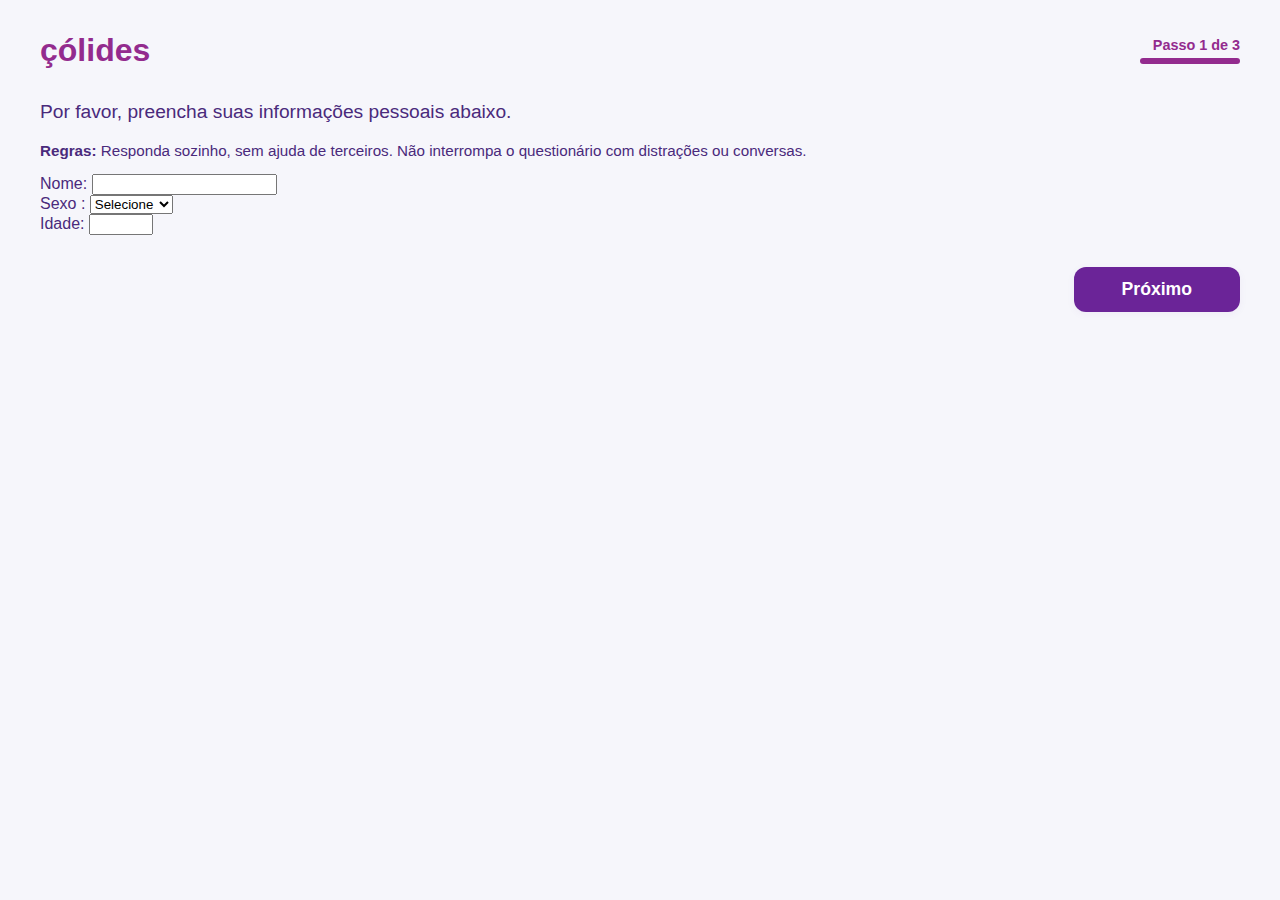
<file: index.html>
<!DOCTYPE html>
<html lang="pt-BR">
<head>
  <meta charset="UTF-8" />
  <meta name="viewport" content="width=device-width, initial-scale=1.0"/>
  <title>Çólides Questionário</title>
  <link rel="stylesheet" href="style.css" />
</head>
<body>
  <div class="container">
    <header>
      <h1 class="logo">çólides</h1>
      <div class="progress">Passo <strong>1 de 3</strong>
        <div class="bar"></div>
      </div>
    </header>

    <p class="instruction">
      Por favor, preencha suas informações pessoais abaixo.
    </p>
    <p class="rules"><strong>Regras:</strong> Responda sozinho, sem ajuda de terceiros. Não interrompa o questionário com distrações ou conversas.</p>

    <form class="personal-info" onsubmit="salvarDadosPessoais(event)">
      <div class="form-group">
        <label for="name">Nome:</label>
        <input type="text" id="name" name="name" required>
      </div>
      
      <div class="form-group">
        <label for="gender">Sexo  :</label>
        <select id="gender" name="gender" required>
          <option value="">Selecione</option>
          <option value="masculino">Masculino</option>
          <option value="feminino">Feminino</option>
          <option value="outro">Outro</option>
        </select>
      </div>
      
      <div class="form-group">
        <label for="age">Idade:</label>
        <input type="number" id="age" name="age" min="1" max="120" required>
      </div>
      <div class="navigation-buttons">  
        <button type="submit" class="next-button">Próximo</button>
      </div>
    </form>
    <script>
      function salvarDadosPessoais(event) {
        event.preventDefault();
        localStorage.setItem('nome', document.getElementById('name').value.trim());
        localStorage.setItem('sexo', document.getElementById('gender').value);
        localStorage.setItem('idade', document.getElementById('age').value);
        window.location.href = 'page2.html';
      }
    </script>
  </div>
</body>
</html>
</file>
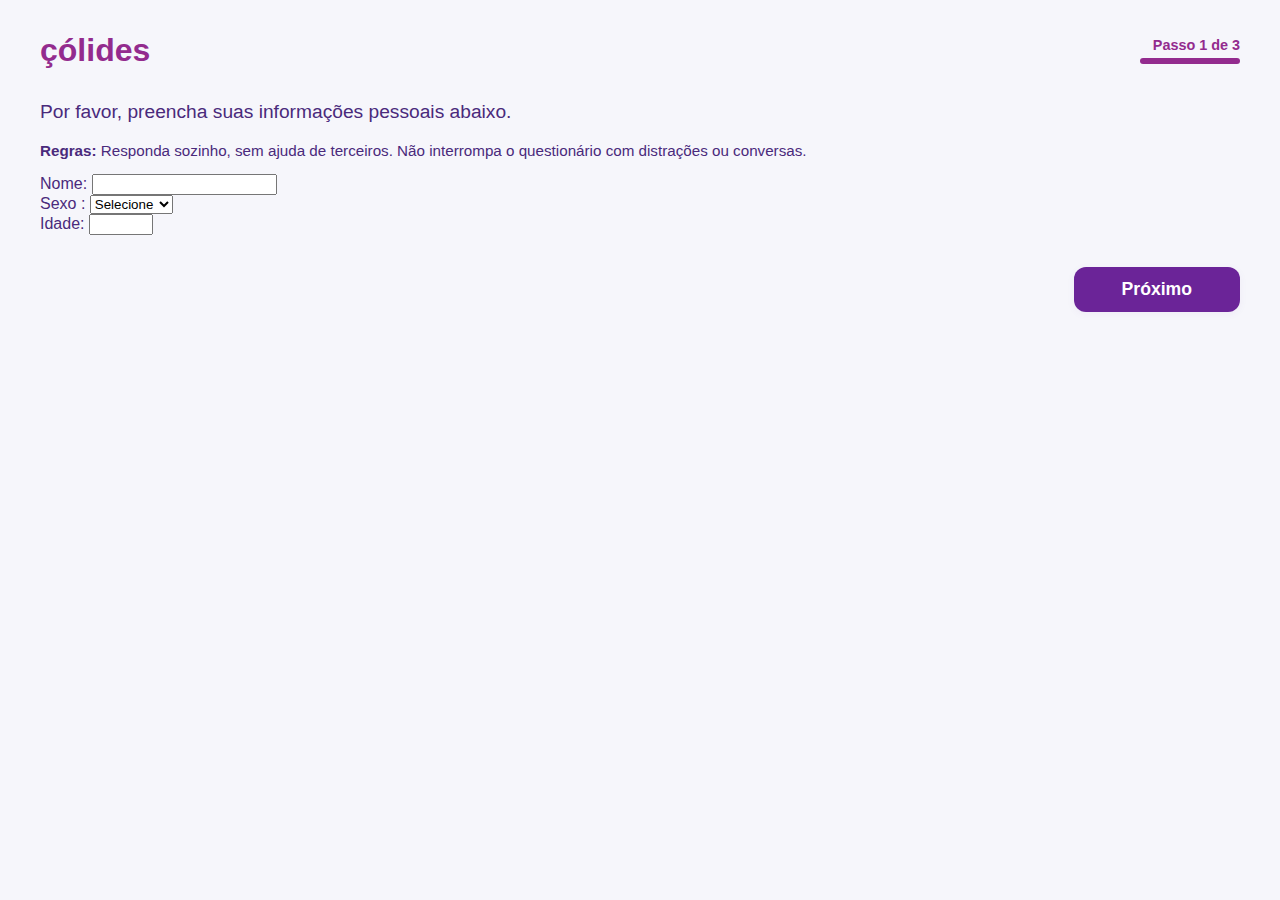
<file: page2.html>
<!DOCTYPE html>
<html lang="pt-BR">
<head>
  <meta charset="UTF-8" />
  <meta name="viewport" content="width=device-width, initial-scale=1.0"/>
  <title>Çólides Questionário</title>
  <link rel="stylesheet" href="style.css" />
</head>
<body>
  <div class="container">
    <header>
      <h1 class="logo">çólides</h1>
      <div class="progress">Passo <strong>2 de 3</strong>
        <div class="bar"></div>
      </div>
    </header>

    <p class="instruction">
      Agora, marque <span class="highlight">o que melhor te representa</span> (atributos que você tenha ou não).
    </p>
    <p class="rules"><strong>Regras:</strong> Responda sozinho, sem ajuda de terceiros. Não interrompa o questionário com distrações ou conversas.</p>

    <div class="grid" id="palavras-grid">
      <button>Alegre</button>
      <button>Animado</button>
      <button>Anti-Social</button>
      <button>Arrogante</button>
      <button>Ativo</button>
      <button>Audacioso (Ousado)</button>
      <button>Auto-Disciplinado</button>
      <button>Auto-Suficiente</button>
      <button>Barulhento</button>
      <button>Bem-Humorado</button>
      <button>Bem-Quisto</button>
      <button>Bom Companheiro</button>
      <button>Calculista</button>
      <button>Calmo</button>
      <button>Compreensivo</button>
      <button>Comunicativo</button>
      <button>Conservador</button>
      <button>Contagiante</button>
      <button>Corajoso</button>
      <button>Crítico</button>
      <button>Cumpridor</button>
      <button>Decidido</button>
      <button>Dedicado</button>
      <button>Depressivo</button>
      <button>Desconfiado</button>
      <button>Desmotivado</button>
      <button>Desorganizado</button>
      <button>Destacado</button>
      <button>Discreto</button>
      <button>Eficiente</button>
      <button>Egocêntrico</button>  
      <button>Egoísta</button>
      <button>Empolgante</button>
      <button>Enérgico</button>
      <button>Entusiasta</button>
      <button>Equilibrado</button>
      <button>Espalhafatoso</button>
      <button>Estimulante</button>
      <button>Exagerado</button>
      <button>Exigente</button>
      <button>Extrovertido</button>
      <button>Exuberante</button>
      <button>Firme</button>
      <button>Frio</button>
      <button>Habilidoso</button>
      <button>Idealista</button>
      <button>Impaciente</button>
      <button>Indeciso</button>
      <button>Indepedente</button>
      <button>Indisciplinado</button>
      <button>Inflexível</button>
      <button>Influenciador</button>
      <button>Ingênuo</button>
      <button>Inseguro</button>
      <button>Insensível</button>
      <button>Intolerante</button>
      <button>Introvertido</button>
      <button>Leal</button>
      <button>Líder</button>
      <button>Medroso</button>
      <button>Metódico</button>
      <button>Minuncioso</button>
      <button>Modesto</button>
      <button>Orgulhoso</button>
      <button>Otimista</button>
      <button>Paciente  </button>
      <button>Perfeccionista</button>
      <button>Persistente</button>
      <button>Pessimista</button>
      <button>Popular</button>
      <button>Prático</button>
      <button>Pretensioso</button>
      <button>Procastinador</button>
      <button>Racional</button>
      <button>Reservado</button>
      <button>Resoluto(Decidido)</button>
      <button>Rotineiro</button>
      <button>Sarcástico</button>
      <button>Sensível</button>
      <button>Sentimental</button>
      <button>Simpático</button>
      <button>Sincero</button>
      <button>Temeroso</button>
      <button>Téorico</button>
      <button>Tranquilo</button>
      <button>Vaidoso</button>
      <button>Vingativo</button>
      <button>Skatista</button>
      <button>Trabalhador</button>
      <button>Tímido</button>
    </div>

    <div class="navigation-buttons">
      <button onclick="salvarRespostasPagina2()" class="next-button">Próximo passo</button>
    </div>

    <script>
      // Impede acesso direto sem preencher página 1
      if (!localStorage.getItem('nome') || !localStorage.getItem('sexo') || !localStorage.getItem('idade')) {
        window.location.href = 'index.html';
      }
      // Seleção visual dos botões
      document.querySelectorAll('#palavras-grid button').forEach(btn => {
        btn.addEventListener('click', function(e) {
          e.preventDefault();
          btn.classList.toggle('selected');
        });
      });

      // Salvar respostas no localStorage e ir para próxima página
      function salvarRespostasPagina2() {
        const selecionadas = Array.from(document.querySelectorAll('#palavras-grid button.selected')).map(btn => btn.textContent.trim());
        localStorage.setItem('respostas_pagina2', JSON.stringify(selecionadas));
        window.location.href = 'page3.html';
      }
    </script>
  </div>
</body>

</html>
</file>
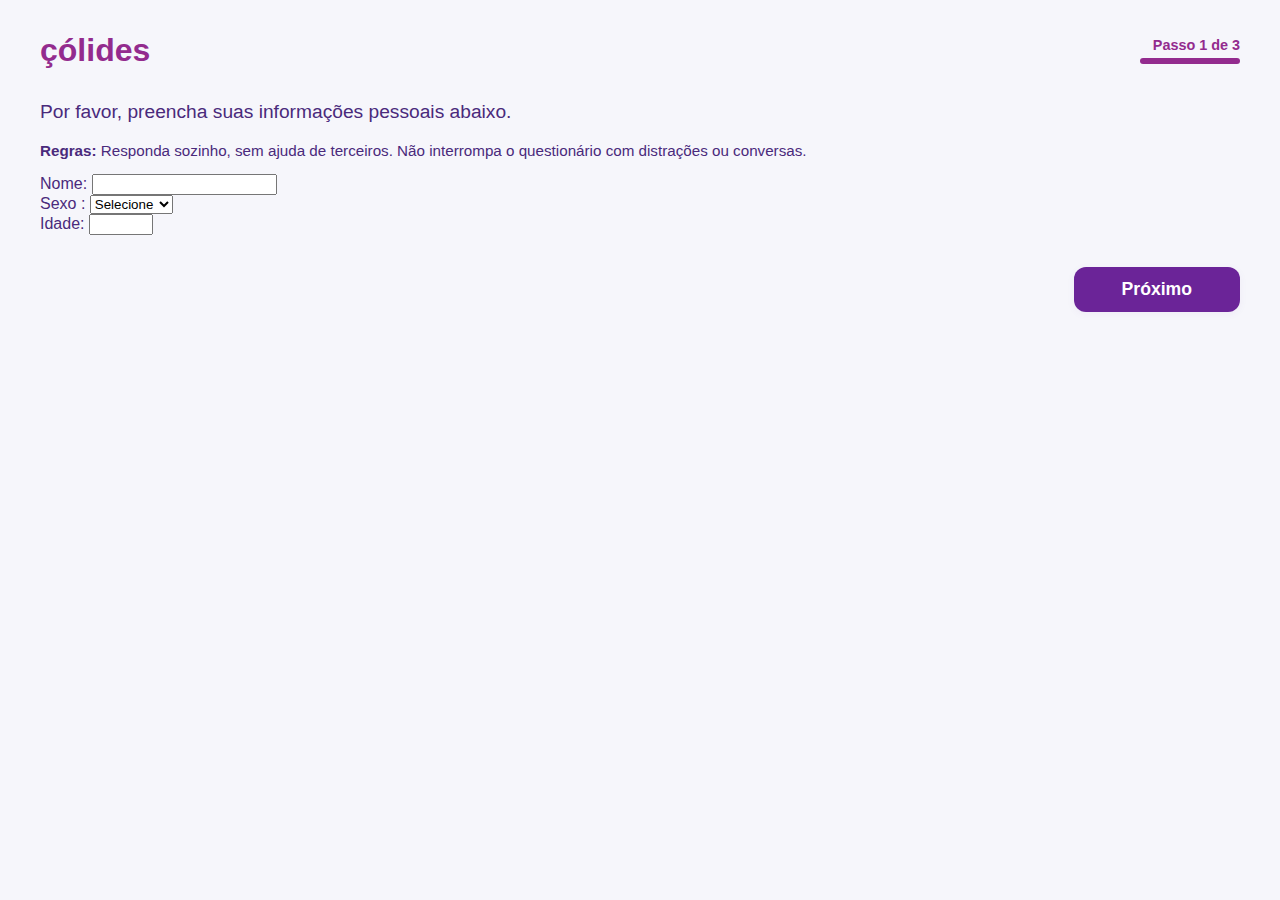
<file: page3.html>
<!DOCTYPE html>
<html lang="pt-BR">
<head>
  <meta charset="UTF-8" />
  <meta name="viewport" content="width=device-width, initial-scale=1.0"/>
  <title>Çólides Questionário</title>
  <link rel="stylesheet" href="style.css" />
</head>
<body>
  <div class="container">
    <header>
      <h1 class="logo">çólides</h1>
      <div class="progress">Passo <strong>3 de 3</strong>
        <div class="bar"></div>
      </div>
    </header>

    <p class="instruction">
      Agora, na sua percepção, marque <span class="highlight">como os outros pensam que você deveria ser</span> (atributos que você tenha ou não).
    </p>
    <p class="rules"><strong>Regras:</strong> Responda sozinho, sem ajuda de terceiros. Não interrompa o questionário com distrações ou conversas.</p>

    <div class="grid" id="palavras-grid">
      <button>Alegre</button>
      <button>Animado</button>
      <button>Anti-Social</button>
      <button>Arrogante</button>
      <button>Ativo</button>
      <button>Audacioso (Ousado)</button>
      <button>Auto-Disciplinado</button>
      <button>Auto-Suficiente</button>
      <button>Barulhento</button>
      <button>Bem-Humorado</button>
      <button>Bem-Quisto</button>
      <button>Bom Companheiro</button>
      <button>Calculista</button>
      <button>Calmo</button>
      <button>Compreensivo</button>
      <button>Comunicativo</button>
      <button>Conservador</button>
      <button>Contagiante</button>
      <button>Corajoso</button>
      <button>Crítico</button>
      <button>Cumpridor</button>
      <button>Decidido</button>
      <button>Dedicado</button>
      <button>Depressivo</button>
      <button>Desconfiado</button>
      <button>Desmotivado</button>
      <button>Desorganizado</button>
      <button>Destacado</button>
      <button>Discreto</button>
      <button>Eficiente</button>
      <button>Egocêntrico</button>  
      <button>Egoísta</button>
      <button>Empolgante</button>
      <button>Enérgico</button>
      <button>Entusiasta</button>
      <button>Equilibrado</button>
      <button>Espalhafatoso</button>
      <button>Estimulante</button>
      <button>Exagerado</button>
      <button>Exigente</button>
      <button>Extrovertido</button>
      <button>Exuberante</button>
      <button>Firme</button>
      <button>Frio</button>
      <button>Habilidoso</button>
      <button>Idealista</button>
      <button>Impaciente</button>
      <button>Indeciso</button>
      <button>Indepedente</button>
      <button>Indisciplinado</button>
      <button>Inflexível</button>
      <button>Influenciador</button>
      <button>Ingênuo</button>
      <button>Inseguro</button>
      <button>Insensível</button>
      <button>Intolerante</button>
      <button>Introvertido</button>
      <button>Leal</button>
      <button>Líder</button>
      <button>Medroso</button>
      <button>Metódico</button>
      <button>Minuncioso</button>
      <button>Modesto</button>
      <button>Orgulhoso</button>
      <button>Otimista</button>
      <button>Paciente  </button>
      <button>Perfeccionista</button>
      <button>Persistente</button>
      <button>Pessimista</button>
      <button>Popular</button>
      <button>Prático</button>
      <button>Pretensioso</button>
      <button>Procastinador</button>
      <button>Racional</button>
      <button>Reservado</button>
      <button>Resoluto(Decidido)</button>
      <button>Rotineiro</button>
      <button>Sarcástico</button>
      <button>Sensível</button>
      <button>Sentimental</button>
      <button>Simpático</button>
      <button>Sincero</button>
      <button>Temeroso</button>
      <button>Téorico</button>
      <button>Tranquilo</button>
      <button>Vaidoso</button>
      <button>Vingativo</button>
      <button>Skatista</button>
      <button>Trabalhador</button>
      <button>Tímido</button>
    </div>

    <div class="navigation-buttons">
      <button onclick="salvarRespostasPagina3()" class="finish-button">Finalizar</button>
    </div>

    <script>
      // Impede acesso direto sem preencher páginas anteriores
      if (!localStorage.getItem('nome') || !localStorage.getItem('sexo') || !localStorage.getItem('idade') || !localStorage.getItem('respostas_pagina2')) {
        window.location.href = 'index.html';
      }
      // Seleção visual dos botões
      document.querySelectorAll('#palavras-grid button').forEach(btn => {
        btn.addEventListener('click', function(e) {
          e.preventDefault();
          btn.classList.toggle('selected');
        });
      });

      // Salvar respostas no localStorage e finalizar
      function salvarRespostasPagina3() {
        const selecionadas = Array.from(document.querySelectorAll('#palavras-grid button.selected')).map(btn => btn.textContent.trim());
        localStorage.setItem('respostas_pagina3', JSON.stringify(selecionadas));
        // Relacionar com dados da página 1
        const nome = localStorage.getItem('nome');
        const sexo = localStorage.getItem('sexo');
        const idade = localStorage.getItem('idade');
        const respostas2 = JSON.parse(localStorage.getItem('respostas_pagina2') || '[]');
        const respostas3 = selecionadas;
        // Montar JSONs
        const json2 = { nome, sexo, idade, respostas: respostas2 };
        const json3 = { nome, sexo, idade, respostas: respostas3 };
        // Exibir no console
        console.log('respostas_pagina2.json:', JSON.stringify(json2, null, 2));
        console.log('respostas_pagina3.json:', JSON.stringify(json3, null, 2));
        alert('Questionário finalizado com sucesso!');
        window.location.href = 'resultado.html';
      }
    </script>
  </div>
</body>

</html>
</file>
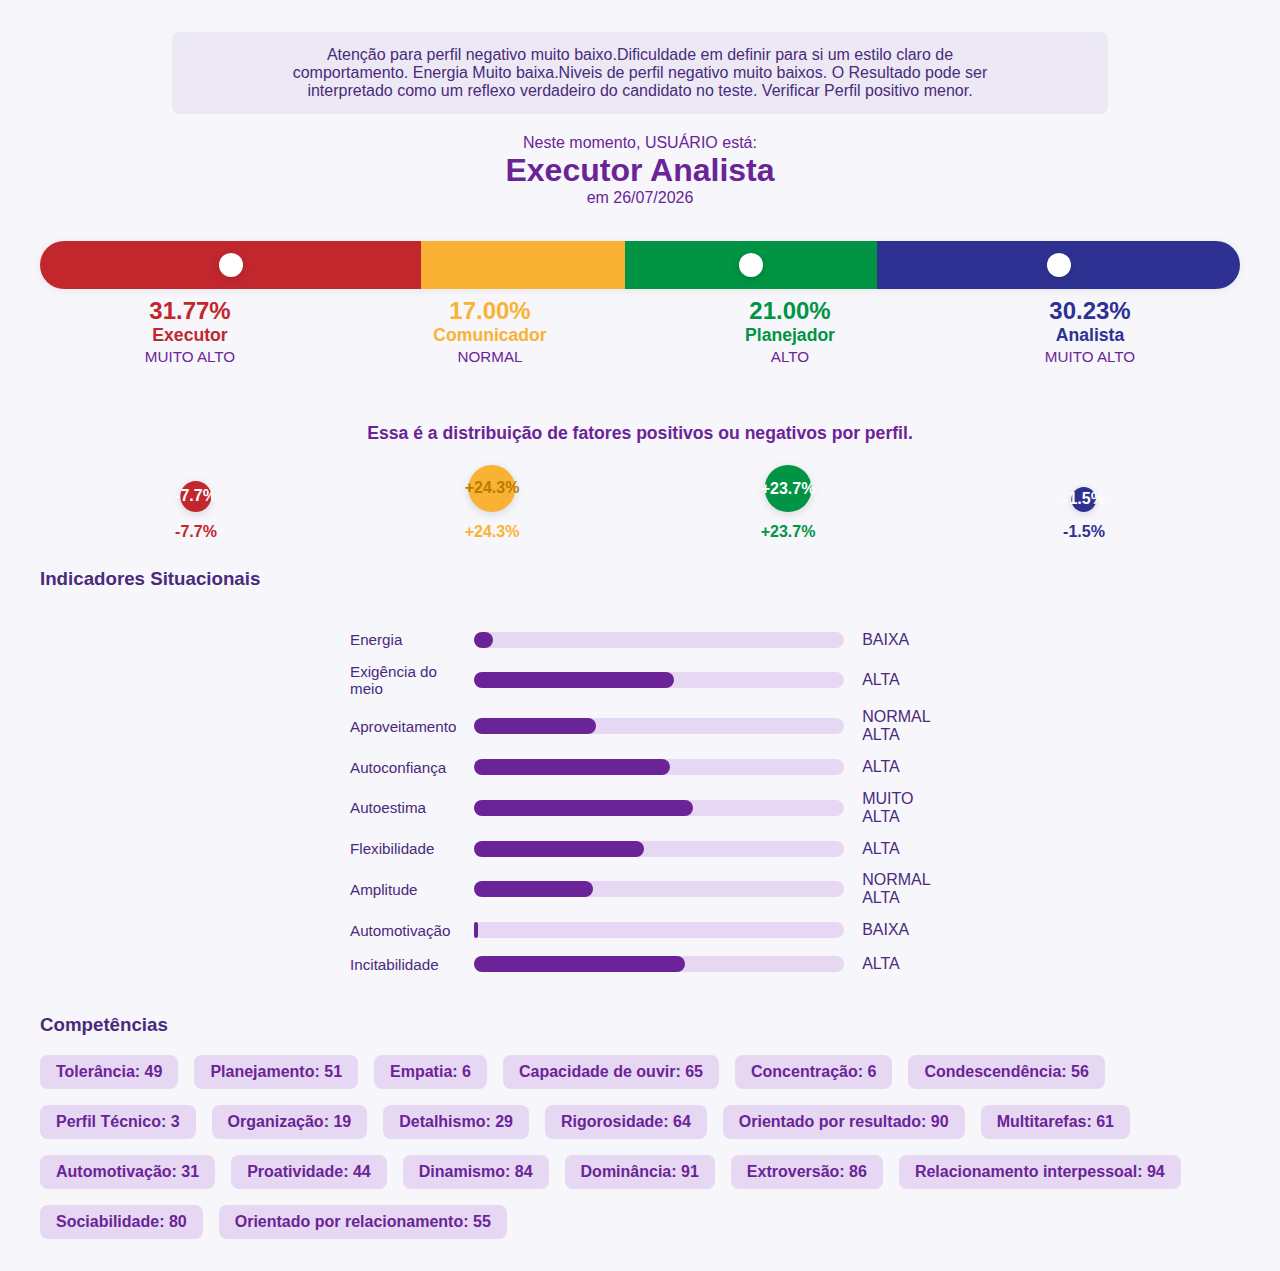
<file: resultado.html>
<!DOCTYPE html>
<html lang="pt-BR">
<head>
  <meta charset="UTF-8" />
  <meta name="viewport" content="width=device-width, initial-scale=1.0"/>
  <title>Resultado Çólides</title>
  <link rel="stylesheet" href="style.css" />
  <style>
    .perfil-bar {
      display: flex;
      height: 48px;
      margin: 1.5rem 0 0.5rem 0;
      border-radius: 24px;
      overflow: hidden;
      box-shadow: 0 2px 8px #0001;
      background: #f6f6fb;
      position: relative;
    }
    .perfil-segment {
      height: 100%;
      position: relative;
      display: flex;
      align-items: center;
      justify-content: center;
    }
    .perfil-executor { background: #c1272d; }
    .perfil-comunicador { background: #f9b233; }
    .perfil-planejador { background: #009444; }
    .perfil-analista { background: #2e3192; }
    .perfil-dot {
      width: 24px;
      height: 24px;
      background: #fff;
      border-radius: 50%;
      position: absolute;
      left: 50%;
      top: 50%;
      transform: translate(-50%, -50%);
      box-shadow: 0 2px 8px #0002;
    }
    .perfil-labels {
      display: flex;
      justify-content: space-between;
      margin-top: 0.5rem;
      background: #f6f6fb;
      border-radius: 0 0 16px 16px;
      padding-bottom: 1rem;
    }
    .perfil-label {
      flex: 1;
      text-align: center;
      font-weight: bold;
      font-size: 1.1rem;
      color: #6b2498;
    }
    .perfil-executor-label { color: #c1272d; }
    .perfil-comunicador-label { color: #f9b233; }
    .perfil-planejador-label { color: #009444; }
    .perfil-analista-label { color: #2e3192; }
    .perfil-porcentagem {
      font-size: 1.5rem;
      font-weight: bold;
      display: block;
    }
    .perfil-desc {
      font-size: 0.95rem;
      font-weight: 500;
      color: #6b2498;
      margin-top: 0.2rem;
    }
    .indicador-bar {
      background: #e6d7f2;
      border-radius: 8px;
      height: 16px;
      margin: 0.2rem 0;
      position: relative;
      width: 100%;
    }
    .indicador-bar-inner {
      background: #6b2498;
      height: 100%;
      border-radius: 8px;
      position: absolute;
      left: 0; top: 0;
    }
    .indicador-label { font-size: 0.95rem; margin-bottom: 0.1rem; }
    .competencias-list { display: flex; flex-wrap: wrap; gap: 1rem; margin-top: 1rem; }
    .competencia-item { background: #e6d7f2; border-radius: 8px; padding: 0.5rem 1rem; font-weight: bold; color: #6b2498; }
    .center { text-align: center; }
    .big { font-size: 2.2rem; font-weight: bold; }
    .sub { font-size: 1.2rem; color: #6b2498; }
    .indicadores-table { width: 100%; max-width: 600px; margin: 2rem auto; }
    .indicadores-table td { padding: 0.3rem 0.5rem; }
    .fatores-bar-container {
      background: #f6f6fb;
      border-radius: 12px;
      margin: 1.5rem 0 1rem 0;
      padding: 1rem 0.5rem 0.5rem 0.5rem;
    }
    .fatores-bar-title {
      text-align: center;
      font-size: 1.1rem;
      color: #6b2498;
      font-weight: bold;
      margin-bottom: 0.5rem;
    }
    .fatores-bar {
      display: flex;
      align-items: flex-end;
      height: 60px;
      margin-bottom: 0.5rem;
      position: relative;
    }
    .fator-segment {
      flex: 1;
      display: flex;
      align-items: flex-end;
      justify-content: center;
      position: relative;
      height: 100%;
    }
    .fator-circle {
      display: flex;
      align-items: center;
      justify-content: center;
      border-radius: 50%;
      color: #fff;
      font-weight: bold;
      font-size: 1rem;
      position: absolute;
      bottom: 0;
      left: 50%;
      transform: translateX(-50%);
      box-shadow: 0 2px 8px #0002;
    }
    .fator-executor { background: #c1272d; }
    .fator-comunicador { background: #f9b233; color: #b97a00; }
    .fator-planejador { background: #009444; }
    .fator-analista { background: #2e3192; }
    .fator-label {
      text-align: center;
      font-size: 1rem;
      font-weight: bold;
      margin-top: 0.2rem;
    }
    .fator-executor-label { color: #c1272d; }
    .fator-comunicador-label { color: #f9b233; }
    .fator-planejador-label { color: #009444; }
    .fator-analista-label { color: #2e3192; }
  </style>
</head>
<body>
  <div class="container">
    <div id="resultado-cabecalho"></div>
    <div id="resultado-perfis"></div>
    <div id="resultado-indicadores"></div>
    <div id="resultado-competencias"></div>
  </div>
  <script>
    // Impede voltar para a página anterior
    history.pushState(null, '', location.href);
    window.onpopstate = function() {
      history.go(1);
    };
    // Impede refresh para gerar novo resultado
    if (sessionStorage.getItem('resultado_ja_gerado')) {
      document.body.innerHTML = '<div style="display:flex;align-items:center;justify-content:center;height:100vh;"><div style="background:#fff3cd;border:1px solid #ffeeba;padding:2rem 2.5rem;border-radius:10px;color:#856404;font-size:1.3rem;text-align:center;max-width:500px;">O resultado já foi exibido nesta sessão.<br>Reinicie o questionário para gerar um novo resultado.</div></div>';
      throw new Error('Resultado já exibido');
    } else {
      sessionStorage.setItem('resultado_ja_gerado', '1');
    }
    // Função para obter nome do usuário do localStorage
    function getNomeUsuario() {
      return localStorage.getItem('nome') || 'Usuário';
    }
    // Função para obter data atual formatada
    function getDataHoje() {
      const hoje = new Date();
      return hoje.toLocaleDateString('pt-BR');
    }
    // Geração de dados aleatórios para perfis
    function gerarPerfis() {
      let executor = Math.random() * 40 + 20; // 20-60%
      let comunicador = Math.random() * 30; // 0-30%
      let planejador = Math.random() * 40 + 10; // 10-50%
      let analista = 100 - executor - comunicador - planejador;
      analista = Math.max(0, analista);
      // Normalizar se passar de 100%
      const soma = executor + comunicador + planejador + analista;
      executor = executor / soma * 100;
      comunicador = comunicador / soma * 100;
      planejador = planejador / soma * 100;
      analista = analista / soma * 100;
      return [
        { nome: 'Executor', cor: 'perfil-executor', valor: executor },
        { nome: 'Comunicador', cor: 'perfil-comunicador', valor: comunicador },
        { nome: 'Planejador', cor: 'perfil-planejador', valor: planejador },
        { nome: 'Analista', cor: 'perfil-analista', valor: analista },
      ];
    }
    // Geração de indicadores situacionais
    function gerarIndicadores() {
      const nomes = [
        'Energia', 'Exigência do meio', 'Aproveitamento', 'Autoconfiança', 'Autoestima',
        'Flexibilidade', 'Amplitude', 'Automotivação', 'Incitabilidade'
      ];
      const descricoes = ['BAIXA', 'NORMAL BAIXA', 'NORMAL ALTA', 'ALTA', 'MUITO ALTA', 'EXTREMAMENTE ALTA', 'EXTREMAMENTE BAIXO'];
      return nomes.map(nome => {
        const valor = Math.random();
        let desc = descricoes[Math.floor(valor * descricoes.length)];
        return { nome, valor, desc };
      });
    }
    // Geração de competências
    function gerarCompetencias() {
      const nomes = [
        'Tolerância', 'Planejamento', 'Empatia', 'Capacidade de ouvir', 'Concentração',
        'Condescendência', 'Perfil Técnico', 'Organização', 'Detalhismo', 'Rigorosidade',
        'Orientado por resultado', 'Multitarefas', 'Automotivação', 'Proatividade',
        'Dinamismo', 'Dominância', 'Extroversão', 'Relacionamento interpessoal', 'Sociabilidade', 'Orientado por relacionamento'
      ];
      return nomes.map(nome => {
        return { nome, valor: Math.round(Math.random() * 100) };
      });
    }
    // Função para descrição do perfil
    function getDescricaoPerfil(valor) {
      if (valor >= 35) return 'EXTREMAMENTE ALTO';
      if (valor >= 30) return 'MUITO ALTO';
      if (valor >= 20) return 'ALTO';
      if (valor >= 10) return 'NORMAL';
      if (valor > 0) return 'EXTREMAMENTE BAIXO';
      return '';
    }
    // Geração de fatores positivos/negativos por perfil
    function gerarFatores(perfis) {
      // Gera valores entre -20% e +25% para cada perfil
      return perfis.map(p => {
        let valor = Math.round((Math.random() * 45 - 20) * 10) / 10; // -20.0 a +25.0
        // Deixa pelo menos um positivo e um negativo
        return { nome: p.nome, valor, cor: p.cor };
      });
    }
    // Cabeçalho dinâmico
    function renderCabecalho(perfis) {
      const nome = getNomeUsuario();
      const data = getDataHoje();
      // Perfis acima de 30%
      const destaques = perfis.filter(p => p.valor >= 30);
      // Se nenhum for >= 30%, pega o maior
      let nomesDestaque = destaques.length > 0 ? destaques : [perfis.reduce((a, b) => a.valor > b.valor ? a : b)];
      // Ordenar por valor decrescente
      nomesDestaque = nomesDestaque.sort((a, b) => b.valor - a.valor);
      const nomes = nomesDestaque.map(p => p.nome).join(' ');
      const html = `
        <div style="background:rgba(150, 120, 200, 0.10);padding:14px 18px 14px 18px;margin-bottom:10px;text-align:center;border-radius:8px;max-width:900px;margin-left:auto;margin-right:auto;">
          Atenção para perfil negativo muito baixo.Dificuldade em definir para si um estilo claro de<br>
        comportamento. Energia Muito baixa.Niveis de perfil negativo muito baixos. O Resultado pode ser <br>
          interpretado como um reflexo verdadeiro do candidato no teste. Verificar Perfil positivo menor.
        </div>
        <div style="background:#f6f6fb;padding:10px 0;margin-bottom:10px;text-align:center">
          <div style="color:#6b2498;font-size:1rem;">Neste momento, ${nome.toUpperCase()} está:</div>
          <div style="color:#6b2498;font-size:2rem;font-weight:bold;">${nomes}</div>
          <div style="color:#6b2498;font-size:1rem;">em ${data}</div>
        </div>
      `;
      document.getElementById('resultado-cabecalho').innerHTML = html;
    }
    // Renderização dos perfis
    function renderPerfis(perfis) {
      // Descobrir os 3 maiores percentuais
      const top3 = [...perfis].sort((a, b) => b.valor - a.valor).slice(0, 3).map(p => p.nome);
      // Barra colorida com círculos
      let html = `<div class='perfil-bar'>`;
      perfis.forEach(p => {
        html += `<div class='perfil-segment ${p.cor}' style='width:${p.valor}%;'>
          ${top3.includes(p.nome) ? "<div class='perfil-dot'></div>" : ''}
        </div>`;
      });
      html += `</div>`;
      // Labels
      html += `<div class='perfil-labels'>`;
      perfis.forEach(p => {
        html += `<div class='perfil-label perfil-${p.nome.toLowerCase()}-label'>
          <span class='perfil-porcentagem'>${p.valor.toFixed(2)}%</span>
          ${p.nome}<br>
          <span class='perfil-desc'>${getDescricaoPerfil(p.valor)}</span>
        </div>`;
      });
      html += `</div>`;
      document.getElementById('resultado-perfis').innerHTML = html;
    }
    // Renderização dos fatores
    function renderFatores(fatores) {
      let html = `<div class='fatores-bar-container'>`;
      html += `<div class='fatores-bar-title'>Essa é a distribuição de fatores <b>positivos ou negativos por perfil.</b></div>`;
      html += `<div class='fatores-bar'>`;
      fatores.forEach(f => {
        // Tamanho do círculo proporcional ao valor absoluto (mínimo 24px, máximo 48px)
        const abs = Math.abs(f.valor);
        const size = abs === 0 ? 24 : 24 + (abs / 25) * 24;
        const sinal = f.valor > 0 ? '+' : '';
        html += `<div class='fator-segment'>
          <div class='fator-circle fator-${f.nome.toLowerCase()}' style='width:${size}px;height:${size}px;'>${sinal}${f.valor.toFixed(1)}%</div>
        </div>`;
      });
      html += `</div><div style='display:flex;'>`;
      fatores.forEach(f => {
        html += `<div class='fator-label fator-${f.nome.toLowerCase()}-label' style='flex:1;'>${f.valor > 0 ? '+' : ''}${f.valor.toFixed(1)}%</div>`;
      });
      html += `</div></div>`;
      // Inserir após a barra de perfis
      const perfisDiv = document.getElementById('resultado-perfis');
      perfisDiv.insertAdjacentHTML('afterend', html);
    }
    // Renderização dos indicadores
    function renderIndicadores(indicadores) {
      let html = `<h3>Indicadores Situacionais</h3><table class='indicadores-table'>`;
      indicadores.forEach(i => {
        html += `<tr><td class='indicador-label'>${i.nome}</td><td style='width:70%'><div class='indicador-bar'><div class='indicador-bar-inner' style='width:${(i.valor*100).toFixed(0)}%'></div></div></td><td>${i.desc}</td></tr>`;
      });
      html += `</table>`;
      document.getElementById('resultado-indicadores').innerHTML = html;
    }
    // Renderização das competências
    function renderCompetencias(competencias) {
      let html = `<h3>Competências</h3><div class='competencias-list'>`;
      competencias.forEach(c => {
        html += `<div class='competencia-item'>${c.nome}: ${c.valor}</div>`;
      });
      html += `</div>`;
      document.getElementById('resultado-competencias').innerHTML = html;
    }
    // Gera e exibe tudo
    const perfis = gerarPerfis();
    renderCabecalho(perfis);
    const fatores = gerarFatores(perfis);
    renderPerfis(perfis);
    renderFatores(fatores);
    const indicadores = gerarIndicadores();
    const competencias = gerarCompetencias();
    renderIndicadores(indicadores);
    renderCompetencias(competencias);
    // Limpa localStorage para evitar reuso dos dados
    localStorage.clear();
  </script>
</body>

</html>
</file>
<file: style.css>
body {
    font-family: 'Segoe UI', sans-serif;
    background-color: #f6f6fb;
    margin: 0;
    padding: 0;
    color: #4a2a7c;
  }
  
  .container {
    padding: 2rem;
    max-width: 1200px;
    margin: auto;
  }
  
  header {
    display: flex;
    justify-content: space-between;
    align-items: center;
  }
  
  .logo {
    font-size: 2rem;
    color: #932b8e;
    margin: 0;
  }
  
  .progress {
    text-align: right;
    font-weight: bold;
    color: #932b8e;
    font-size: 0.9rem;
    position: relative;
  }
  
  .progress .bar {
    background-color: #932b8e;
    height: 6px;
    width: 100px;
    margin-top: 5px;
    border-radius: 10px;
  }
  
  .instruction {
    font-size: 1.2rem;
    margin-top: 2rem;
    color: #4a2a7c;
  }
  
  .instruction .highlight {
    background-color: #e6c7f1;
    color: #932b8e;
    font-weight: bold;
    padding: 0 4px;
    border-radius: 4px;
  }
  
  .rules {
    font-size: 0.95rem;
    margin-top: 0.5rem;
  }
  
  .grid {
    display: grid;
    grid-template-columns: repeat(auto-fit, minmax(180px, 1fr));
    gap: 1rem;
    margin-top: 2rem;
  }
  
  button {
    padding: 12px;
    background-color: white;
    border: 2px solid #e6e0f0;
    border-radius: 10px;
    cursor: pointer;
    color: #6b409d;
    font-weight: 500;
    font-size: 1rem;
    transition: all 0.2s ease;
  }
  
  button:hover {
    border-color: #932b8e;
  }
  
  button.selected {
    background-color: #e6d7f2;
    border-color: #d0a5eb;
    color: #932b8e;
  }
  
  .navigation-buttons {
    display: flex;
    justify-content: flex-end;
    margin-top: 2rem;
  }
  
  .next-button, .finish-button {
    background-color: #6b2498;
    color: #fff;
    border: none;
    border-radius: 12px;
    font-weight: bold;
    font-size: 1.1rem;
    padding: 12px 48px;
    margin-left: 1rem;
    box-shadow: 0 2px 8px rgba(107,36,152,0.05);
    transition: background 0.2s, box-shadow 0.2s;
  }
  
  .next-button:hover, .finish-button:hover {
    background-color: #932b8e;
    box-shadow: 0 4px 16px rgba(107,36,152,0.12);
  }
</file>
